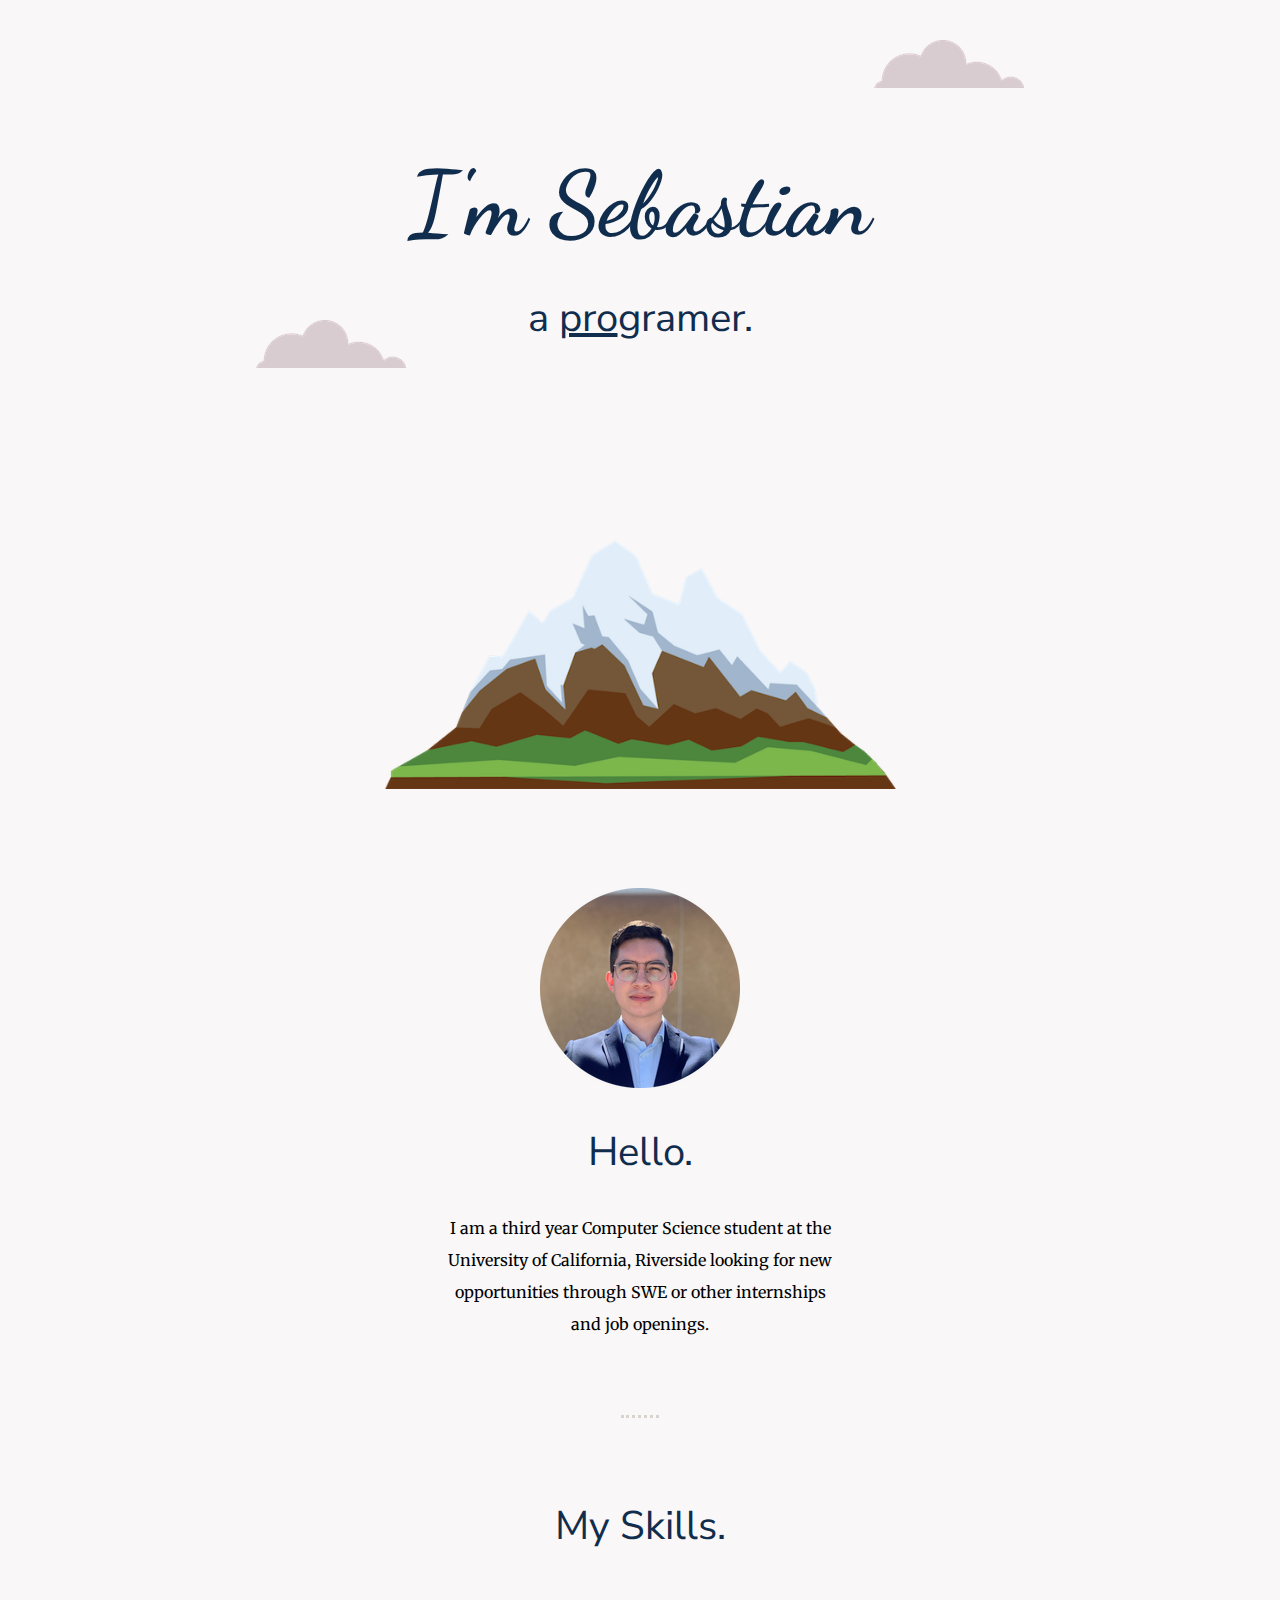
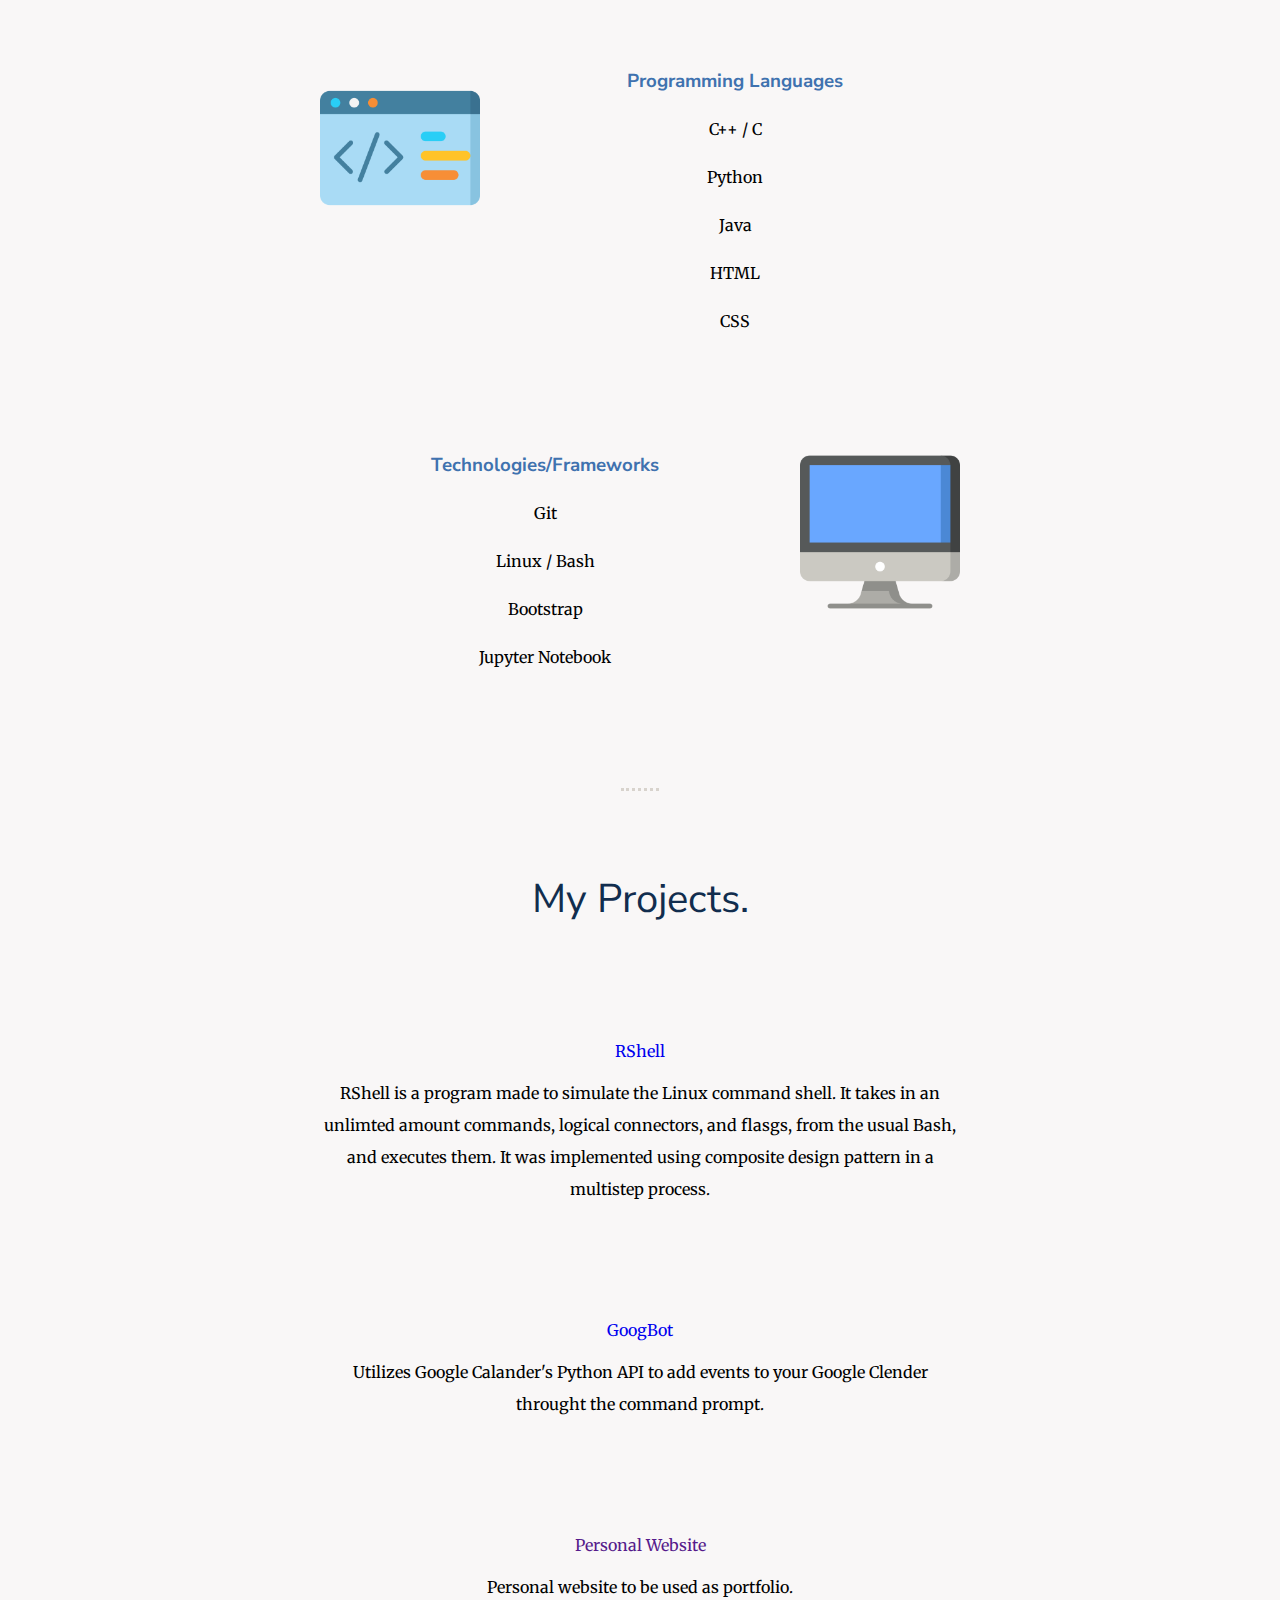
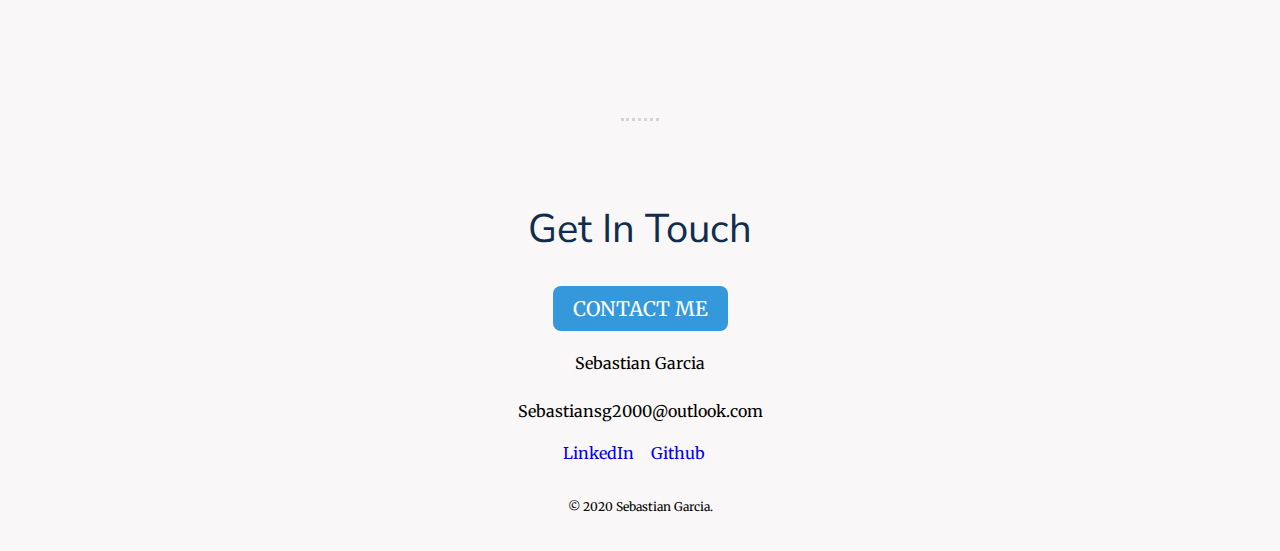
<file: index.html>
<!DOCTYPE html>
<html lang="en" dir="ltr">

<head>
  <meta charset="utf-8">
  <title>Sebastian Garcia</title>
  <link rel="stylesheet" href="css/styles.css">
  <link rel="icon" sizes="32x32" href="favicon/favicon-32x32.png">
  <link rel="icon" sizes="16x16" href="favicon/favicon-16x16.png">
  <link href="https://fonts.googleapis.com/css2?family=Dancing+Script:wght@500&family=Merriweather&family=Nunito+Sans:ital@1&display=swap" rel="stylesheet">
</head>

<body>
  <div class="top-container">
    <img class="top-cloud" src="images/cloud.png" alt="cloud">
    <h1>I'm Sebastian</h1>
    <h2>a <span class="pro">pro</span>gramer.</h2><!-- might switch to paragraph -->
    <img class="bottom-cloud" src="images/cloud.png" alt="cloud">
    <img class="mountain-img" src="images/mountain.png" alt="mountain">
  </div>

  <div class="middle-container">
    <div class="profile">
      <img src="images/sebastian-circle.png" alt="Sebastian Garcia">
      <h2>Hello.</h2>
      <p class="intro">I am a third year Computer Science student at the University of California, Riverside looking for new opportunities through SWE or other internships and job openings.</p>
    </div>

    <hr>

    <div class="skills">
      <h2>My Skills.</h2>
      <div class="skill-row">
        <img class="code-img" src="images/code.png" alt="code">
        <h3>Programming Languages</h3>
        <p>C++ / C</p>
        <p>Python</p>
        <p>Java</p>
        <p>HTML</p>
        <p>CSS</p>
      </div>
      <div class="skill-row">
        <img class="computer-img" src="images/computer.png" alt="computer">
        <h3>Technologies/Frameworks</h3>
        <p>Git</p>
        <p>Linux / Bash</p>
        <p>Bootstrap</p>
        <p>Jupyter Notebook</p>
      </div>
    </div>

    <hr>

    <div class="projects">
      <h2>My Projects.</h2>
      <div class="project-row">
        <a class="project-link" href="https://github.com/seabass04/R_Shell">RShell</a>
        <p>RShell is a program made to simulate the Linux command shell. It takes in an unlimted amount commands, logical connectors, and flasgs, from the usual Bash, and executes them. It was implemented using composite design pattern in a
          multistep process.</p>
      </div>
      <div class="project-row">
        <a class="project-link" href="https://github.com/seabass04/GoogBot">GoogBot</a>
        <p>Utilizes Google Calander's Python API to add events to your Google Clender throught the command prompt. </p>
      </div>
      <div class="project-row">
        <a href="">Personal Website</a>
        <p>Personal website to be used as portfolio.</p>
      </div>
    </div>

    <hr>

    <div class="contact-me">
      <h2>Get In Touch</h2>
    </div>
  </div>



  <div class="bottom-container">
    <a class="btn" href="mailto:sebastiansg2000@outlook.com">CONTACT ME</a>
    <div class="footer-contact">
      <p>Sebastian Garcia</p>
      <p>Sebastiansg2000@outlook.com</p>
    </div>


    <a class="footer-link" href="https://www.linkedin.com/in/sebastian-garcia-ca/">LinkedIn</a>
    <a class="footer-link" href="https://github.com/seabass04">Github</a>
   <!-- <a class="footer-link" href="https://seabass04.github.io/Personal-Website/"> Peronsal Website</a> -->
    <p class="copyright">© 2020 Sebastian Garcia.</p>
  </div>


</body>

</html>
</file>
<file: css/styles.css>
a {
  font-family: 'Merriweather', serif;
  margin: 10px 15px;
  text-decoration: none;
}

a:hover {
  color: #0f4c75;
}

body {
  margin: 0;
  text-align: center;
  font-family: 'Merriweather', serif;
  background-color: #f9f7f7;
}

hr {
  border: dotted;
  border-bottom: none;
  border-right: none;
  border-left: none;
  color: #d8d3cd;
  height: 6px;
  margin: 75px auto;
  width: 3%;
}

h1 {
  color: #112d4e;
  margin: 50px auto 0 auto;
  font-size: 5.625rem;
  font-family: 'Dancing Script', cursive;
}

h2 {
  color: #112d4e;
  font-family: 'Nunito Sans', sans-serif;
  font-size: 2.5rem;
  font-weight: normal;
}

h3 {
  color: #3f72af;
  font-family: 'Nunito Sans', sans-serif;
}

p {
  line-height: 2;
}

.top-container {
  position: relative;
  padding-top: 100px;
  padding-bottom: 200px;
}

.middle-container {}

.bottom-cloud {
  position: absolute;
  left: 20%;
  bottom: 520px;
}

.bottom-container {
  margin-top: 40px;
}

.btn {
  -webkit-border-radius: 8;
  -moz-border-radius: 8;
  border-radius: 8px;
  font-family: 'Merriweather', serif;
  color: #ffffff;
  font-size: 20px;
  background: #3498db;
  padding: 10px 20px 10px 20px;
  text-decoration: none;
}

.btn:hover {
  background: #3cb0fd;
  text-decoration: none;
}

.code-img {
  float: left;
  margin-right: 30px;
  width: 25%;
  padding-bottom: 150px;
}

.contact-btn {}

.copyright {
  font-size: 0.75rem;
  padding: 20px 0;
}

.contact-me {}

.computer-img {
  float: right;
  margin-left: 30px;
  width: 25%;
  padding-bottom: 90px;
}

.footer-contact{
  padding-top: 10px;
  margin-top: 0;
}

.footer-link{
  margin: auto;
  padding-right: 1%;
}

.intro {
  width: 30%;
  margin: auto;
}

.mountain-img {
  position: relative;
  top: 105px;
  width: 40%;
}

.pro {
  text-decoration: underline;
}

.project-row {
  width: 50%;
  margin: 115px auto 115px auto;
}

.skill-row {
  width: 50%;
  margin: 115px auto 115px auto;
}

.top-cloud {
  position: absolute;
  top: 40px;
  right: 20%;
}
</file>
